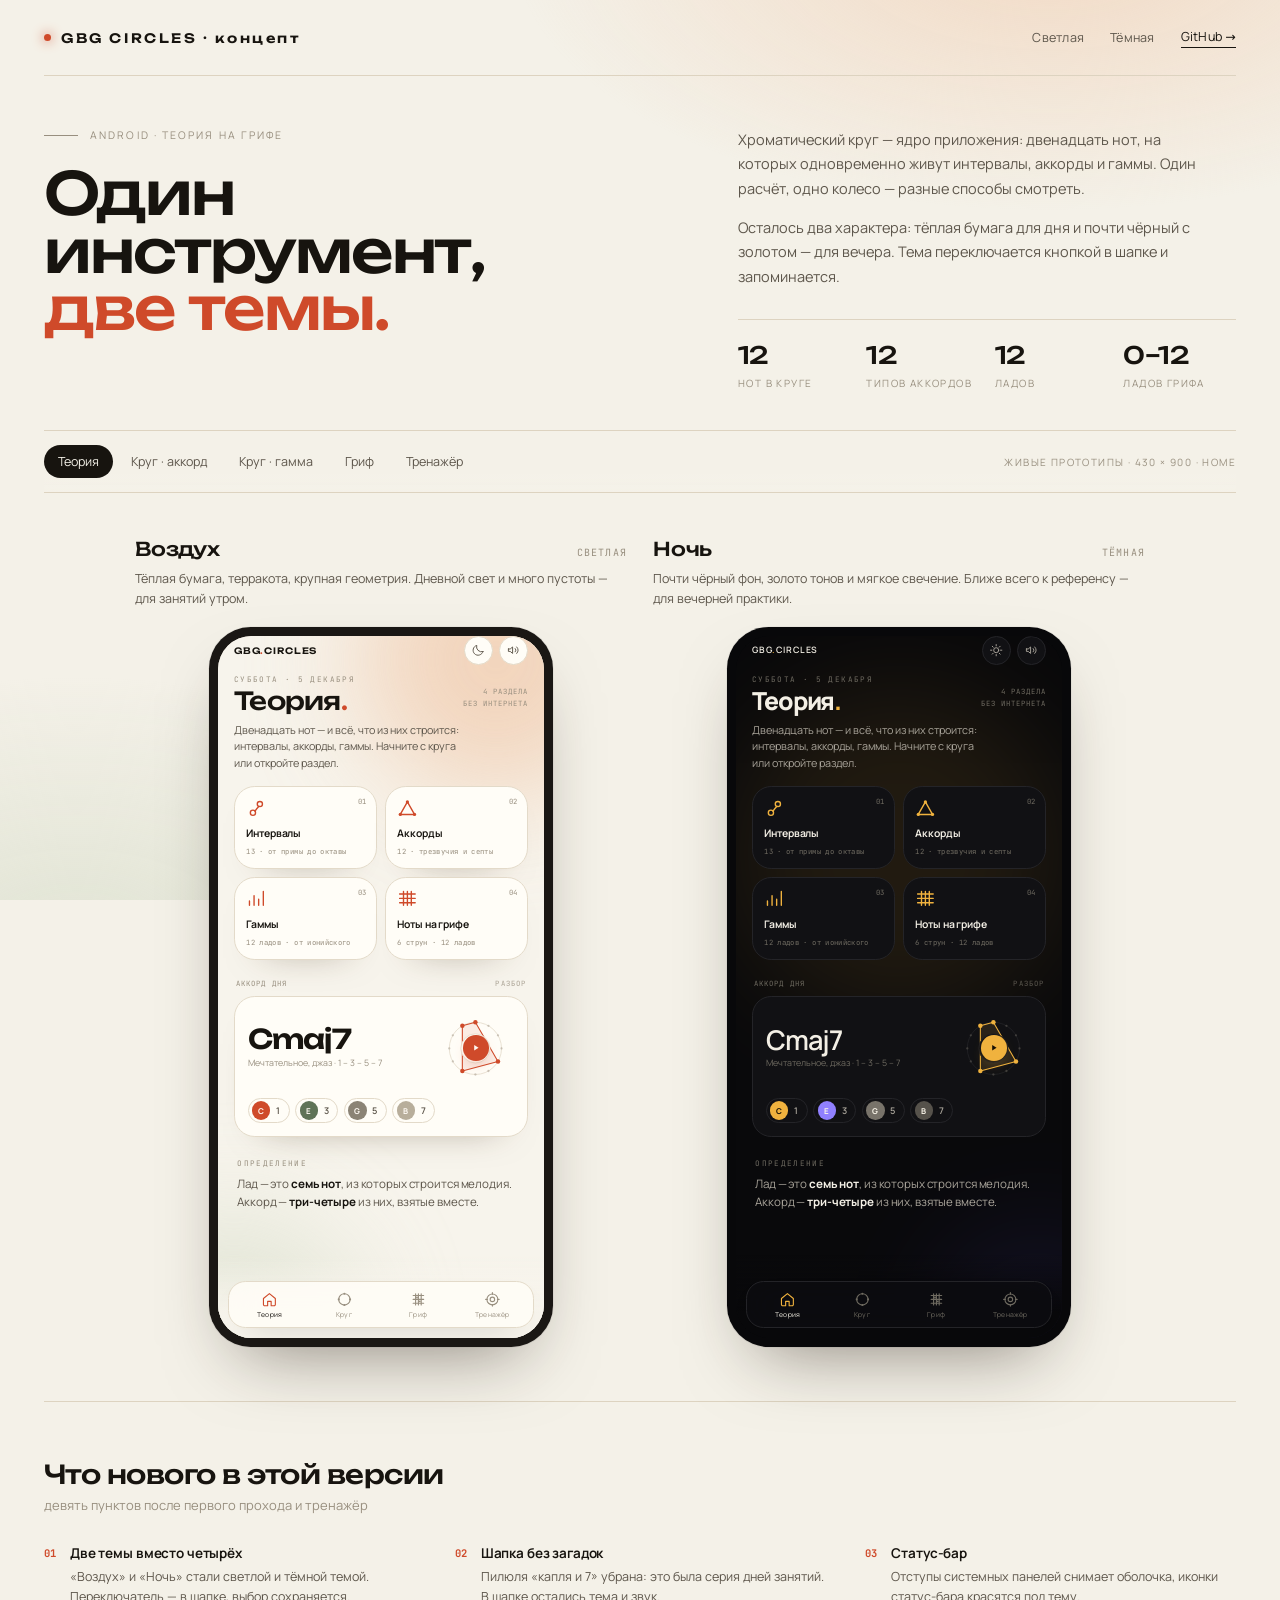
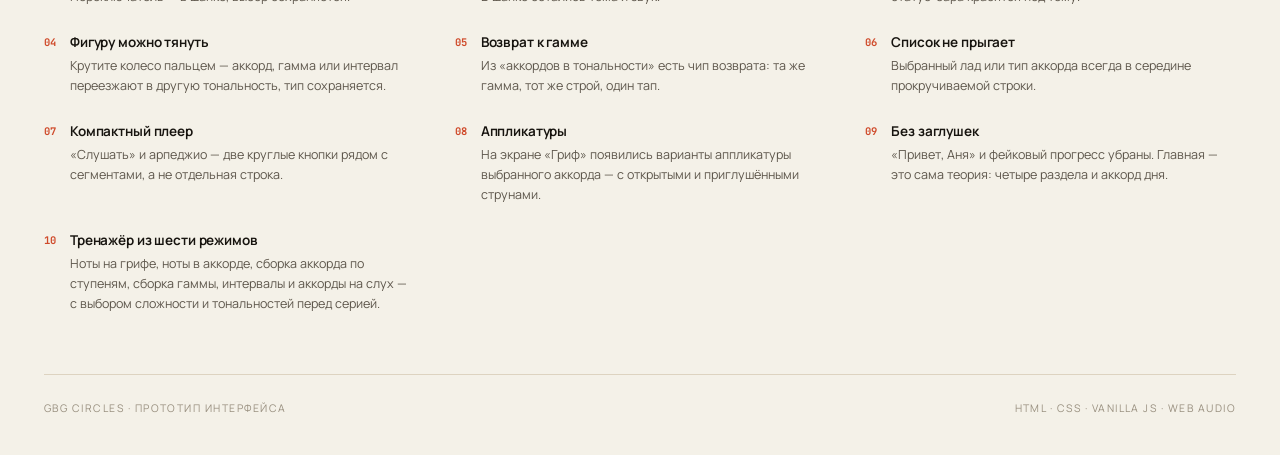
<file: index.html>
<!doctype html>
<html lang="ru">
<head>
<meta charset="utf-8">
<meta name="viewport" content="width=device-width, initial-scale=1">
<title>GBG CIRCLES — две темы, один инструмент</title>
<link rel="stylesheet" href="assets/fonts/fonts.css">
<style>
  :root{
    --paper:#f4f1e8; --paper-2:#efeade; --ink:#17140f; --ink-2:#5d564b; --ink-3:#988f7f;
    --line:#ddd3c0; --accent:#cf4a2a; --accent-2:#5f7357;
    --font:"Manrope",system-ui,sans-serif; --display:"Unbounded","Manrope",sans-serif;
  }
  *{box-sizing:border-box}
  html,body{margin:0}
  body{
    background:var(--paper); color:var(--ink); font-family:var(--font);
    -webkit-font-smoothing:antialiased;
  }
  body::before{
    content:""; position:fixed; inset:0; pointer-events:none; z-index:0;
    background:
      radial-gradient(60% 42% at 82% -6%, rgba(240,199,168,.55), transparent 70%),
      radial-gradient(52% 40% at 6% 104%, rgba(207,216,194,.5), transparent 72%);
  }
  .wrap{position:relative; z-index:1; max-width:1560px; margin:0 auto; padding:0 44px}

  /* ---------- top */
  .top{display:flex; align-items:center; justify-content:space-between; height:76px; border-bottom:1px solid var(--line)}
  .brand{display:flex; align-items:center; gap:10px; font-family:var(--display); font-size:13px; font-weight:600; letter-spacing:.2em}
  .brand i{width:7px; height:7px; border-radius:50%; background:var(--accent); box-shadow:0 0 12px var(--accent)}
  .top nav{display:flex; gap:26px; align-items:center; font-size:12.5px; letter-spacing:.02em}
  .top nav a{color:var(--ink-2); text-decoration:none; transition:color .2s}
  .top nav a:hover{color:var(--ink)}
  .top nav a.cta{color:var(--ink); border-bottom:1px solid var(--ink); padding-bottom:2px}

  /* ---------- hero */
  .hero{display:grid; grid-template-columns:minmax(0,1.12fr) minmax(0,.88fr); gap:60px; align-items:start; padding:52px 0 40px}
  .eyebrow{display:flex; align-items:center; gap:12px; font-size:10.5px; letter-spacing:.2em; text-transform:uppercase; color:var(--ink-3)}
  .eyebrow::before{content:""; width:34px; height:1px; background:var(--ink-3)}
  h1{
    margin:22px 0 0; font-family:var(--display); font-weight:500;
    font-size:clamp(44px,4.6vw,74px); line-height:.98; letter-spacing:-.035em;
  }
  h1 em{font-style:normal; color:var(--accent)}
  .hero p{font-size:14.5px; line-height:1.68; color:var(--ink-2); margin:0 0 15px; max-width:52ch}
  .facts{display:grid; grid-template-columns:repeat(4,1fr); gap:16px; margin-top:30px; padding-top:20px; border-top:1px solid var(--line)}
  .facts b{display:block; font-family:var(--display); font-size:24px; font-weight:500; letter-spacing:-.02em}
  .facts span{display:block; margin-top:6px; font-size:10px; letter-spacing:.14em; text-transform:uppercase; color:var(--ink-3)}

  /* ---------- switch */
  .switch{
    position:sticky; top:0; z-index:5; display:flex; align-items:center; justify-content:space-between;
    gap:20px; padding:14px 0; border-top:1px solid var(--line); border-bottom:1px solid var(--line);
    background:linear-gradient(var(--paper) 70%, rgba(244,241,232,.85));
    backdrop-filter:blur(10px);
  }
  .tabs{display:flex; gap:4px; flex-wrap:wrap}
  .tabs button, .themes button{
    font:inherit; font-size:12.5px; color:var(--ink-2); background:transparent; border:0;
    padding:8px 14px; border-radius:999px; cursor:pointer; transition:all .18s;
  }
  .tabs button:hover, .themes button:hover{color:var(--ink); background:rgba(0,0,0,.04)}
  .tabs button.on{background:var(--ink); color:var(--paper)}
  .hint{font-size:10px; letter-spacing:.14em; text-transform:uppercase; color:var(--ink-3)}

  /* ---------- gallery */
  .gallery{display:grid; grid-template-columns:1fr 1fr; gap:60px; max-width:1010px; margin:0 auto; padding:44px 0 10px; align-items:start}
  .col{display:flex; flex-direction:column; align-items:center}
  .col-head{display:flex; align-items:baseline; justify-content:space-between; width:100%; margin-bottom:8px}
  .col-head h2{margin:0; font-family:var(--display); font-size:19px; font-weight:500; letter-spacing:-.01em}
  .col-head span{font-family:"JetBrains Mono",monospace; font-size:10px; letter-spacing:.12em; text-transform:uppercase; color:var(--ink-3)}
  .col-desc{width:100%; min-height:44px; margin:0 0 14px; font-size:12.5px; line-height:1.6; color:var(--ink-2)}

  .phone{
    width:430px; height:900px; flex:none; border-radius:52px; padding:11px;
    background:#1a1714; box-shadow:0 40px 90px -40px rgba(40,30,20,.55), 0 0 0 1px rgba(0,0,0,.06);
    zoom:1;
  }
  .col.dark .phone{background:#08080a}
  .phone iframe{width:100%; height:100%; border:0; border-radius:42px; display:block; background:transparent}

  /* ---------- fixes */
  .fixes{padding:56px 0 20px; border-top:1px solid var(--line); margin-top:44px}
  .fixes h2{margin:0 0 6px; font-family:var(--display); font-size:26px; font-weight:500; letter-spacing:-.02em}
  .fixes .lead{font-size:13px; color:var(--ink-3); margin:0 0 30px}
  .fix-grid{display:grid; grid-template-columns:repeat(3,1fr); gap:26px 40px}
  .fix{display:flex; gap:14px; align-items:flex-start}
  .fix b{font-family:"JetBrains Mono",monospace; font-size:10.5px; color:var(--accent); padding-top:2px}
  .fix h3{margin:0 0 5px; font-size:13.5px; font-weight:650; letter-spacing:-.01em}
  .fix p{margin:0; font-size:12.5px; line-height:1.6; color:var(--ink-2)}
  .fix p.q{color:var(--ink-3)}

  footer{display:flex; justify-content:space-between; gap:20px; padding:26px 0 40px; margin-top:40px; border-top:1px solid var(--line); font-size:10.5px; letter-spacing:.14em; text-transform:uppercase; color:var(--ink-3)}

  @media (max-width:1420px){
    .gallery{gap:26px}
    .phone{zoom:.8}
  }
  @media (max-width:1180px){
    .hero{grid-template-columns:1fr; gap:26px}
    .gallery{grid-template-columns:1fr}
    .fix-grid{grid-template-columns:1fr 1fr}
  }
  @media (max-width:760px){
    .wrap{padding:0 20px}
    .phone{zoom:.62}
    .fix-grid{grid-template-columns:1fr}
    .facts{grid-template-columns:1fr 1fr}
  }
</style>
</head>
<body>
<div class="wrap">

  <header class="top">
    <div class="brand"><i></i>GBG CIRCLES · концепт</div>
    <nav>
      <a href="app.html?theme=air">Светлая</a>
      <a href="app.html?theme=night">Тёмная</a>
      <a class="cta" href="https://github.com/DDaaBBrrOO/gbg-circles" target="_blank" rel="noopener">GitHub →</a>
    </nav>
  </header>

  <section class="hero">
    <div>
      <div class="eyebrow">Android · теория на грифе</div>
      <h1>Один инструмент,<br><em>две темы.</em></h1>
    </div>
    <div>
      <p>Хроматический круг — ядро приложения: двенадцать нот, на которых одновременно живут интервалы, аккорды и гаммы. Один расчёт, одно колесо — разные способы смотреть.</p>
      <p>Осталось два характера: тёплая бумага для дня и почти чёрный с золотом — для вечера. Тема переключается кнопкой в шапке и запоминается.</p>
      <div class="facts">
        <div><b>12</b><span>нот в круге</span></div>
        <div><b>12</b><span>типов аккордов</span></div>
        <div><b>12</b><span>ладов</span></div>
        <div><b>0–12</b><span>ладов грифа</span></div>
      </div>
    </div>
  </section>

  <div class="switch">
    <div class="tabs" id="tabs">
      <button data-screen="home" class="on">Теория</button>
      <button data-screen="circle">Круг · аккорд</button>
      <button data-screen="scales">Круг · гамма</button>
      <button data-screen="neck">Гриф</button>
      <button data-screen="train">Тренажёр</button>
    </div>
    <div class="hint" id="hint">живые прототипы · 430 × 900</div>
  </div>

  <section class="gallery">
    <div class="col">
      <div class="col-head"><h2>Воздух</h2><span>светлая</span></div>
      <p class="col-desc">Тёплая бумага, терракота, крупная геометрия. Дневной свет и много пустоты — для занятий утром.</p>
      <div class="phone"><iframe id="frame-air" title="Светлая тема"></iframe></div>
    </div>
    <div class="col dark">
      <div class="col-head"><h2>Ночь</h2><span>тёмная</span></div>
      <p class="col-desc">Почти чёрный фон, золото тонов и мягкое свечение. Ближе всего к референсу — для вечерней практики.</p>
      <div class="phone"><iframe id="frame-night" title="Тёмная тема"></iframe></div>
    </div>
  </section>

  <section class="fixes">
    <h2>Что нового в этой версии</h2>
    <p class="lead">девять пунктов после первого прохода и тренажёр</p>
    <div class="fix-grid">
      <div class="fix"><b>01</b><div><h3>Две темы вместо четырёх</h3><p>«Воздух» и «Ночь» стали светлой и тёмной темой. Переключатель — в шапке, выбор сохраняется.</p></div></div>
      <div class="fix"><b>02</b><div><h3>Шапка без загадок</h3><p>Пилюля «капля и 7» убрана: это была серия дней занятий. В шапке остались тема и звук.</p></div></div>
      <div class="fix"><b>03</b><div><h3>Статус-бар</h3><p>Отступы системных панелей снимает оболочка, иконки статус-бара красятся под тему.</p></div></div>
      <div class="fix"><b>04</b><div><h3>Фигуру можно тянуть</h3><p>Крутите колесо пальцем — аккорд, гамма или интервал переезжают в другую тональность, тип сохраняется.</p></div></div>
      <div class="fix"><b>05</b><div><h3>Возврат к гамме</h3><p>Из «аккордов в тональности» есть чип возврата: та же гамма, тот же строй, один тап.</p></div></div>
      <div class="fix"><b>06</b><div><h3>Список не прыгает</h3><p>Выбранный лад или тип аккорда всегда в середине прокручиваемой строки.</p></div></div>
      <div class="fix"><b>07</b><div><h3>Компактный плеер</h3><p>«Слушать» и арпеджио — две круглые кнопки рядом с сегментами, а не отдельная строка.</p></div></div>
      <div class="fix"><b>08</b><div><h3>Аппликатуры</h3><p>На экране «Гриф» появились варианты аппликатуры выбранного аккорда — с открытыми и приглушёнными струнами.</p></div></div>
      <div class="fix"><b>09</b><div><h3>Без заглушек</h3><p>«Привет, Аня» и фейковый прогресс убраны. Главная — это сама теория: четыре раздела и аккорд дня.</p></div></div>
      <div class="fix"><b>10</b><div><h3>Тренажёр из шести режимов</h3><p>Ноты на грифе, ноты в аккорде, сборка аккорда по ступеням, сборка гаммы, интервалы и аккорды на слух — с выбором сложности и тональностей перед серией.</p></div></div>
    </div>
  </section>

  <footer>
    <span>GBG CIRCLES · прототип интерфейса</span>
    <span>HTML · CSS · vanilla JS · Web Audio</span>
  </footer>
</div>

<script>
  const SCREENS = {
    home:   "app.html?theme=%t",
    circle: "app.html?theme=%t&screen=circle&mode=chord",
    scales: "app.html?theme=%t&screen=circle&mode=scale",
    neck:   "app.html?theme=%t&screen=neck&mode=chord",
    train:  "app.html?theme=%t&screen=train&demo=answered"
  };

  const frames = {
    air: document.getElementById("frame-air"),
    night: document.getElementById("frame-night")
  };

  function setScreen(key) {
    const path = SCREENS[key] || SCREENS.home;
    frames.air.src = path.replace("%t", "air");
    frames.night.src = path.replace("%t", "night");
    document.querySelectorAll("#tabs button").forEach((b) => {
      b.classList.toggle("on", b.dataset.screen === key);
    });
    document.getElementById("hint").textContent = "живые прототипы · 430 × 900 · " + key;
  }

  document.getElementById("tabs").addEventListener("click", (e) => {
    const btn = e.target.closest("button[data-screen]");
    if (btn) setScreen(btn.dataset.screen);
  });

  const initial = new URLSearchParams(location.search).get("screen") || "home";
  document.querySelectorAll("#tabs button").forEach((b) => b.classList.toggle("on", b.dataset.screen === initial));
  setScreen(initial);
</script>
</body>
</html>
</file>
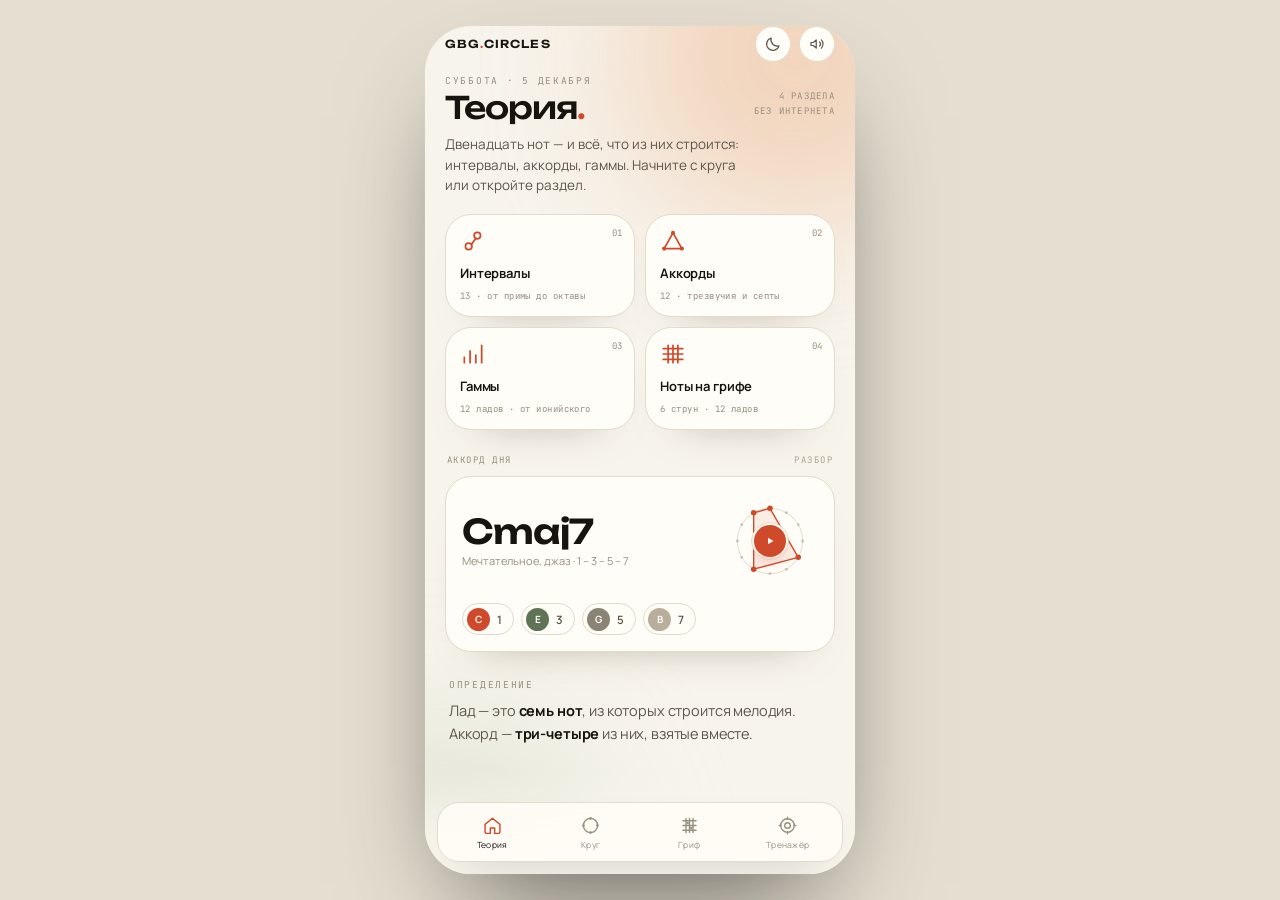
<file: app.html>
<!doctype html>
<html lang="ru">
<head>
<meta charset="utf-8">
<meta name="viewport" content="width=device-width, initial-scale=1, viewport-fit=cover">
<title>GBG CIRCLES — теория на грифе</title>
<link rel="stylesheet" href="assets/fonts/fonts.css">
<link rel="stylesheet" href="assets/app.css">
</head>
<body>
<div class="app" id="app">
<script>document.getElementById('app').dataset.theme = new URLSearchParams(location.search).get('theme') || 'air';</script>
  <div class="glow" aria-hidden="true"><span></span><span></span></div>

  <header class="topbar">
    <div class="brand">GBG<span class="brand-sep">.</span>CIRCLES</div>
    <div class="top-actions">
      <button class="icon-btn" id="themeBtn" aria-label="Светлая или тёмная тема" title="Тема"></button>
      <button class="icon-btn" id="soundBtn" aria-label="Включить или выключить звук"></button>
    </div>
  </header>

  <main class="screen" id="screen"></main>

  <div class="scrim" aria-hidden="true"></div>

  <div id="modal" class="modal-host" aria-live="polite"></div>

  <nav class="tabbar" aria-label="Разделы">
    <button class="tab" data-act="tab" data-tab="home">
      <svg viewBox="0 0 24 24" fill="none" stroke="currentColor" stroke-width="1.6" stroke-linecap="round" stroke-linejoin="round"><path d="M3.5 10.7 12 3.7l8.5 7v8.5a1.8 1.8 0 0 1-1.8 1.8h-4.2v-6.2h-5V21H5.3a1.8 1.8 0 0 1-1.8-1.8Z"/></svg>
      <span>Теория</span>
    </button>
    <button class="tab" data-act="tab" data-tab="circle">
      <svg viewBox="0 0 24 24" fill="none" stroke="currentColor" stroke-width="1.6"><circle cx="12" cy="12" r="8.1"/><circle cx="12" cy="3.9" r="1.5" fill="currentColor" stroke="none"/><circle cx="20.1" cy="12" r="1.5" fill="currentColor" stroke="none"/><circle cx="12" cy="20.1" r="1.5" fill="currentColor" stroke="none"/><circle cx="3.9" cy="12" r="1.5" fill="currentColor" stroke="none"/></svg>
      <span>Круг</span>
    </button>
    <button class="tab" data-act="tab" data-tab="neck">
      <svg viewBox="0 0 24 24" fill="none" stroke="currentColor" stroke-width="1.6" stroke-linecap="round"><path d="M4.5 6.5h15M4.5 12h15M4.5 17.5h15M8 4v16M12 4v16M16 4v16"/><circle cx="10" cy="9.2" r="1.35" fill="currentColor" stroke="none"/><circle cx="14" cy="14.8" r="1.35" fill="currentColor" stroke="none"/></svg>
      <span>Гриф</span>
    </button>
    <button class="tab" data-act="tab" data-tab="train">
      <svg viewBox="0 0 24 24" fill="none" stroke="currentColor" stroke-width="1.6"><circle cx="12" cy="12" r="7.8"/><circle cx="12" cy="12" r="3.2"/><path d="M12 2.4v2.4M12 19.2v2.4M2.4 12h2.4M19.2 12h2.4" stroke-linecap="round"/></svg>
      <span>Тренажёр</span>
    </button>
  </nav>
</div>
<script src="assets/app.js"></script>
</body>
</html>
</file>
<file: assets/fonts/fonts.css>
@font-face {
  font-family: "Unbounded";
  font-style: normal;
  font-weight: 200 900;
  font-display: swap;
  src: url("unbounded-cyr.woff2") format("woff2");
  unicode-range: U+0301, U+0400-045F, U+0490-0491, U+04B0-04B1, U+2116;
}

@font-face {
  font-family: "Unbounded";
  font-style: normal;
  font-weight: 200 900;
  font-display: swap;
  src: url("unbounded-lat.woff2") format("woff2");
  unicode-range: U+0000-00FF, U+0131, U+0152-0153, U+02BB-02BC, U+02C6, U+02DA, U+02DC, U+0304, U+0308, U+0329, U+2000-206F, U+20AC, U+2122, U+2191, U+2193, U+2212, U+2215, U+FEFF, U+FFFD;
}

@font-face {
  font-family: "Manrope";
  font-style: normal;
  font-weight: 200 800;
  font-display: swap;
  src: url("manrope-cyr.woff2") format("woff2");
  unicode-range: U+0301, U+0400-045F, U+0490-0491, U+04B0-04B1, U+2116;
}

@font-face {
  font-family: "Manrope";
  font-style: normal;
  font-weight: 200 800;
  font-display: swap;
  src: url("manrope-lat.woff2") format("woff2");
  unicode-range: U+0000-00FF, U+0131, U+0152-0153, U+02BB-02BC, U+02C6, U+02DA, U+02DC, U+0304, U+0308, U+0329, U+2000-206F, U+20AC, U+2122, U+2191, U+2193, U+2212, U+2215, U+FEFF, U+FFFD;
}

@font-face {
  font-family: "JetBrains Mono";
  font-style: normal;
  font-weight: 100 800;
  font-display: swap;
  src: url("jetbrains-mono-cyr.woff2") format("woff2");
  unicode-range: U+0301, U+0400-045F, U+0490-0491, U+04B0-04B1, U+2116;
}

@font-face {
  font-family: "JetBrains Mono";
  font-style: normal;
  font-weight: 100 800;
  font-display: swap;
  src: url("jetbrains-mono-lat.woff2") format("woff2");
  unicode-range: U+0000-00FF, U+0131, U+0152-0153, U+02BB-02BC, U+02C6, U+02DA, U+02DC, U+0304, U+0308, U+0329, U+2000-206F, U+20AC, U+2122, U+2191, U+2193, U+2212, U+2215, U+FEFF, U+FFFD;
}

@font-face {
  font-family: "Playfair Display";
  font-style: italic;
  font-weight: 400 900;
  font-display: swap;
  src: url("playfair-cyr-italic.woff2") format("woff2");
  unicode-range: U+0301, U+0400-045F, U+0490-0491, U+04B0-04B1, U+2116;
}

@font-face {
  font-family: "Playfair Display";
  font-style: italic;
  font-weight: 400 900;
  font-display: swap;
  src: url("playfair-lat-italic.woff2") format("woff2");
  unicode-range: U+0000-00FF, U+0131, U+0152-0153, U+02BB-02BC, U+02C6, U+02DA, U+02DC, U+0304, U+0308, U+0329, U+2000-206F, U+20AC, U+2122, U+2191, U+2193, U+2212, U+2215, U+FEFF, U+FFFD;
}

@font-face {
  font-family: "Playfair Display";
  font-style: normal;
  font-weight: 400 900;
  font-display: swap;
  src: url("playfair-cyr.woff2") format("woff2");
  unicode-range: U+0301, U+0400-045F, U+0490-0491, U+04B0-04B1, U+2116;
}

@font-face {
  font-family: "Playfair Display";
  font-style: normal;
  font-weight: 400 900;
  font-display: swap;
  src: url("playfair-lat.woff2") format("woff2");
  unicode-range: U+0000-00FF, U+0131, U+0152-0153, U+02BB-02BC, U+02C6, U+02DA, U+02DC, U+0304, U+0308, U+0329, U+2000-206F, U+20AC, U+2122, U+2191, U+2193, U+2212, U+2215, U+FEFF, U+FFFD;
}
</file>
<file: assets/app.css>
/* ============================================================
   ЛАД — прототип приложения для гитаристов
   Один интерфейс · четыре темы
   ============================================================ */

*, *::before, *::after { box-sizing: border-box; -webkit-tap-highlight-color: transparent; }
html, body { height: 100%; }
body {
  margin: 0;
  overflow: hidden;
  background: #0c0c0e;
  color: #15130f;
  font-family: "Manrope", "Segoe UI", system-ui, -apple-system, sans-serif;
  -webkit-font-smoothing: antialiased;
  text-rendering: optimizeLegibility;
}
button { font: inherit; color: inherit; background: none; border: 0; padding: 0; cursor: pointer; -webkit-tap-highlight-color: transparent; }
button:focus-visible, a:focus-visible { outline: 2px solid var(--accent); outline-offset: 3px; }
input { font: inherit; }
p { margin: 0; }
::selection { background: var(--accent); color: var(--accent-ink); }

/* ------------------------------------------------ app shell */
.app {
  position: relative;
  isolation: isolate;
  display: flex;
  flex-direction: column;
  width: 100%;
  max-width: 430px;
  height: 100%;
  max-height: 920px;
  margin: 0 auto;
  overflow: hidden;
  background: var(--bg);
  color: var(--ink);
}

@media (min-width: 760px) {
  body { display: grid; place-items: center; padding: 26px; background: var(--stage, #0c0c0e); }
  .app {
    height: min(900px, calc(100vh - 52px));
    border-radius: 46px;
    box-shadow: 0 50px 120px -40px rgba(0, 0, 0, .65), 0 0 0 1px rgba(255, 255, 255, .06);
  }
}

/* decorative light */
.glow { position: absolute; inset: 0; z-index: 0; overflow: hidden; pointer-events: none; }
.glow span { position: absolute; display: block; border-radius: 50%; filter: blur(70px); opacity: .55; }

.topbar, .screen, .tabbar { position: relative; z-index: 1; }

/* ------------------------------------------------ tokens */
.app[data-theme="air"] {
  --bg: #f7f4ec;
  --surface: #fffdf7;
  --surface-2: #f0eadc;
  --ink: #17140f;
  --ink-2: #5d564b;
  --ink-3: #988f7f;
  --line: #e3dac9;
  --line-2: #efe8da;
  --node: #fffdf7;
  --node-line: #e7dcca;
  --accent: #cf4a2a;
  --accent-ink: #fff7f1;
  --accent-2: #5f7357;
  --accent-fill: rgba(207, 74, 42, .09);
  --deg-5: #8b8375;
  --deg-7: #b8ae9b;
  --dot-ink: #fffaf4;
  --tab-bg: rgba(255, 253, 247, .86);
  --card-shadow: 0 22px 46px -38px rgba(70, 48, 24, .55);
  --radius: 26px;
  --font-display: "Unbounded", "Manrope", sans-serif;
  --stage: #e6dfd1;
}
.app[data-theme="night"] {
  --bg: #09090b;
  --surface: #111114;
  --surface-2: #17171b;
  --ink: #f3efe5;
  --ink-2: #a9a49a;
  --ink-3: #6f6b61;
  --line: #242428;
  --line-2: #2e2e34;
  --node: #141418;
  --node-line: #2b2b31;
  --accent: #f0b23e;
  --accent-ink: #171005;
  --accent-2: #9080ff;
  --accent-fill: rgba(240, 178, 62, .11);
  --deg-5: #78736a;
  --deg-7: #56524b;
  --dot-ink: #fbf6ea;
  --tab-bg: rgba(13, 13, 16, .82);
  --card-shadow: none;
  --radius: 24px;
  --font-display: "Manrope", sans-serif;
  --stage: #050506;
}
.app[data-theme="glass"] {
  --bg: #110d22;
  --surface: rgba(255, 255, 255, .065);
  --surface-2: rgba(255, 255, 255, .10);
  --ink: #f8f6ff;
  --ink-2: #c7bfe3;
  --ink-3: #8e85ad;
  --line: rgba(255, 255, 255, .14);
  --line-2: rgba(255, 255, 255, .09);
  --node: rgba(255, 255, 255, .06);
  --node-line: rgba(255, 255, 255, .13);
  --accent: #79e3c0;
  --accent-ink: #062a21;
  --accent-2: #b8a2ff;
  --accent-fill: rgba(121, 227, 192, .12);
  --deg-5: #5d5580;
  --deg-7: #453f60;
  --dot-ink: #07271f;
  --tab-bg: rgba(26, 20, 48, .55);
  --card-shadow: inset 0 1px 0 rgba(255, 255, 255, .10), 0 18px 40px -30px rgba(0, 0, 0, .8);
  --radius: 26px;
  --font-display: "Unbounded", "Manrope", sans-serif;
  --stage: #090614;
}
.app[data-theme="score"] {
  --bg: #f0e9da;
  --surface: #f9f4e7;
  --surface-2: #e8dfcc;
  --ink: #211d17;
  --ink-2: #5e5545;
  --ink-3: #948a76;
  --line: #d6cbb6;
  --line-2: #e4dbc9;
  --node: #f7f1e3;
  --node-line: #d8ccb7;
  --accent: #8b2e22;
  --accent-ink: #fbf4e6;
  --accent-2: #2e4a39;
  --accent-fill: rgba(139, 46, 34, .08);
  --deg-5: #7b7059;
  --deg-7: #a79b83;
  --dot-ink: #fbf5e8;
  --tab-bg: rgba(240, 233, 218, .95);
  --card-shadow: 0 1px 0 rgba(255, 255, 255, .7) inset, 0 12px 30px -28px rgba(60, 45, 25, .6);
  --radius: 8px;
  --font-display: "Playfair Display", Georgia, serif;
  --stage: #d9d0bd;
}

/* stage behind the phone frame (desktop) */
body[data-theme="air"] { background: #e6dfd1; }
body[data-theme="night"] { background: #050506; }
body[data-theme="glass"] { background: #090614; }
body[data-theme="score"] { background: #d9d0bd; }

/* theme atmospheres */
.app[data-theme="air"] .glow span:nth-child(1) { width: 340px; height: 340px; top: -140px; right: -110px; background: #f0c7a8; opacity: .7; }
.app[data-theme="air"] .glow span:nth-child(2) { width: 300px; height: 300px; bottom: -150px; left: -130px; background: #cfd8c2; opacity: .55; }
.app[data-theme="night"] .glow span:nth-child(1) { width: 420px; height: 420px; top: 60px; left: 50%; transform: translateX(-50%); background: #f0b23e; opacity: .10; }
.app[data-theme="night"] .glow span:nth-child(2) { width: 260px; height: 260px; bottom: -120px; right: -100px; background: #6b5cff; opacity: .10; }
.app[data-theme="glass"] { background: radial-gradient(120% 80% at 12% 0%, #2b1d55 0%, transparent 62%), radial-gradient(100% 70% at 92% 16%, #103c43 0%, transparent 58%), radial-gradient(130% 90% at 50% 112%, #241a46 0%, transparent 62%), #100c1f; }
.app[data-theme="glass"] .glow span:nth-child(1) { width: 320px; height: 320px; top: -100px; left: -80px; background: #7a4dff; opacity: .35; }
.app[data-theme="glass"] .glow span:nth-child(2) { width: 300px; height: 300px; bottom: -110px; right: -90px; background: #25b39a; opacity: .28; }
.app[data-theme="score"]::before {
  content: ""; position: absolute; inset: 0; z-index: 0; pointer-events: none;
  background-image: repeating-linear-gradient(to bottom, transparent 0 27px, rgba(70, 50, 30, .035) 27px 28px);
}
.app[data-theme="score"] .glow { display: none; }

/* ------------------------------------------------ top bar */
.topbar {
  display: flex; align-items: center; justify-content: space-between;
  gap: 12px; padding: 0 20px 0; min-height: 34px;
}
.brand {
  display: block; white-space: nowrap;
  font-family: var(--font-display); font-size: 11px; font-weight: 600;
  letter-spacing: .1em;
}
.brand-dot { width: 7px; height: 7px; border-radius: 50%; background: var(--accent); box-shadow: 0 0 12px var(--accent); }
.brand-sep { color: var(--accent); margin: 0 -.02em; }
[data-theme="score"] .brand { font-family: "Playfair Display", serif; font-weight: 600; letter-spacing: .1em; font-size: 16px; }
[data-theme="score"] .brand-dot { border-radius: 0; transform: rotate(45deg); width: 6px; height: 6px; }
.top-actions { display: flex; align-items: center; gap: 8px; }
.streak {
  display: flex; align-items: center; gap: 5px;
  height: 34px; padding: 0 11px; border-radius: 999px;
  border: 1px solid var(--line); color: var(--ink-2);
  font-family: "JetBrains Mono", monospace; font-size: 11px;
  background: var(--surface);
}
.streak svg { color: var(--accent); }
.icon-btn {
  width: 36px; height: 36px; border-radius: 50%;
  display: grid; place-items: center;
  border: 1px solid var(--line); color: var(--ink-2);
  background: var(--surface);
  transition: color .2s, border-color .2s;
}
.icon-btn:hover { color: var(--ink); }
[data-theme="glass"] .icon-btn, [data-theme="glass"] .streak { backdrop-filter: blur(14px); }

/* ------------------------------------------------ screen */
.screen {
  flex: 1;
  overflow-y: auto;
  overflow-x: hidden;
  padding: 4px 20px 116px;
  scrollbar-width: none;
  overscroll-behavior: contain;
}
.screen::-webkit-scrollbar { display: none; }

.shead { display: flex; align-items: flex-end; justify-content: space-between; gap: 12px; margin: 8px 0 16px; }
.shead h1 {
  margin: 5px 0 0;
  font-family: var(--font-display);
  font-size: 31px; font-weight: 500; line-height: 1.02; letter-spacing: -.03em;
  color: var(--ink);
}
[data-theme="night"] .shead h1 { font-weight: 800; letter-spacing: -.045em; }
[data-theme="score"] .shead h1 { font-size: 37px; font-weight: 500; letter-spacing: -.01em; }
.shead .meta {
  font-family: "JetBrains Mono", monospace; font-size: 9px;
  letter-spacing: .14em; text-transform: uppercase; color: var(--ink-3);
  text-align: right; padding-bottom: 4px; line-height: 1.7;
}
.kicker {
  font-family: "JetBrains Mono", monospace; font-size: 9.5px;
  letter-spacing: .18em; text-transform: uppercase; color: var(--ink-3);
}
.lead { margin: -6px 0 18px; font-size: 13.5px; line-height: 1.55; color: var(--ink-2); max-width: 300px; }
.dot-accent { color: var(--accent); }
.mono { font-family: "JetBrains Mono", monospace; font-size: 9.5px; letter-spacing: .08em; color: var(--ink-3); }

.slabel {
  display: flex; align-items: center; justify-content: space-between;
  margin: 24px 2px 10px;
  font-family: "JetBrains Mono", monospace; font-size: 9px;
  letter-spacing: .16em; text-transform: uppercase; color: var(--ink-3);
}
.slabel span:last-child { color: var(--ink-3); opacity: .8; }

/* ------------------------------------------------ primitives */
.card {
  background: var(--surface);
  border: 1px solid var(--line);
  border-radius: var(--radius);
  box-shadow: var(--card-shadow);
}
[data-theme="glass"] .card { backdrop-filter: blur(18px) saturate(130%); }

.seg {
  display: flex; gap: 3px; padding: 4px;
  background: var(--surface-2);
  border-radius: 999px;
  border: 1px solid transparent;
}
[data-theme="glass"] .seg { border-color: var(--line); backdrop-filter: blur(14px); }
.seg button {
  flex: 1; height: 34px; border-radius: 999px;
  font-size: 11.5px; font-weight: 600; color: var(--ink-3);
  transition: background .25s ease, color .25s ease;
}
.seg button.on { background: var(--surface); color: var(--ink); box-shadow: 0 2px 10px -4px rgba(0, 0, 0, .3); }
[data-theme="night"] .seg button.on { background: var(--accent); color: var(--accent-ink); }
[data-theme="glass"] .seg button.on { background: rgba(255, 255, 255, .12); color: var(--ink); }
[data-theme="score"] .seg { border-radius: 4px; background: transparent; border: 1px solid var(--line); padding: 3px; }
[data-theme="score"] .seg button { border-radius: 2px; font-family: "JetBrains Mono", monospace; font-size: 10px; letter-spacing: .08em; text-transform: uppercase; }
[data-theme="score"] .seg button.on { background: var(--ink); color: var(--bg); }

.btn-primary {
  display: inline-flex; align-items: center; justify-content: center; gap: 10px;
  height: 52px; padding: 0 22px; border-radius: 16px;
  background: var(--accent); color: var(--accent-ink);
  font-weight: 700; font-size: 13.5px;
  box-shadow: 0 16px 30px -18px var(--accent);
  transition: transform .18s ease, box-shadow .18s ease;
}
.btn-primary:active { transform: scale(.985); }
[data-theme="score"] .btn-primary { border-radius: 3px; font-family: "JetBrains Mono", monospace; font-size: 11px; letter-spacing: .12em; text-transform: uppercase; }
[data-theme="glass"] .btn-primary { background: linear-gradient(135deg, #8ff0d1, #6ad3c4); }
.btn-sm {
  height: 36px; padding: 0 15px; border-radius: 999px;
  background: var(--ink); color: var(--bg);
  font-size: 11.5px; font-weight: 700;
}
[data-theme="score"] .btn-sm { border-radius: 3px; font-family: "JetBrains Mono", monospace; font-size: 10px; letter-spacing: .06em; }

/* ------------------------------------------------ home */
.hero { padding: 18px 18px 16px; margin-top: 4px; }
.hero-top { display: flex; justify-content: space-between; align-items: center; }
.hero-title { margin: 10px 0 12px; font-family: var(--font-display); font-size: 20px; font-weight: 500; letter-spacing: -.02em; line-height: 1.15; }
[data-theme="night"] .hero-title { font-weight: 700; }
[data-theme="score"] .hero-title { font-size: 24px; }
.bar { height: 4px; border-radius: 99px; background: var(--surface-2); overflow: hidden; }
.bar i { display: block; height: 100%; border-radius: 99px; background: var(--accent); }
.hero-foot { display: flex; align-items: center; justify-content: space-between; gap: 10px; margin-top: 14px; }
.hero-foot span { font-family: "JetBrains Mono", monospace; font-size: 9.5px; color: var(--ink-3); letter-spacing: .04em; }

.mod-grid { display: grid; grid-template-columns: 1fr 1fr; gap: 10px; }
.mod {
  position: relative; overflow: hidden;
  padding: 13px 14px 12px; min-height: 96px;
  display: flex; flex-direction: column; justify-content: space-between;
  text-align: left;
  background: var(--surface); border: 1px solid var(--line); border-radius: var(--radius);
  box-shadow: var(--card-shadow);
  transition: transform .2s ease, border-color .2s ease;
}
.mod:hover { transform: translateY(-2px); border-color: var(--ink-3); }
[data-theme="glass"] .mod { backdrop-filter: blur(18px); }
.mod svg { color: var(--accent); }
.mod-name { display: block; font-size: 13px; font-weight: 650; letter-spacing: -.01em; margin-top: 10px; }
.mod-count { font-family: "JetBrains Mono", monospace; font-size: 9px; color: var(--ink-3); letter-spacing: .05em; margin-top: 3px; }
.mod .corner { position: absolute; top: 12px; right: 12px; font-family: "JetBrains Mono", monospace; font-size: 9px; color: var(--ink-3); }

.chord-day { padding: 16px; display: flex; flex-direction: column; gap: 14px; }
.chord-day-top { display: flex; align-items: center; justify-content: space-between; gap: 12px; }
.chord-day-info { min-width: 0; }
.chord-day .sym { font-family: var(--font-display); font-size: 34px; font-weight: 600; letter-spacing: -.03em; line-height: 1; }
[data-theme="score"] .chord-day .sym { font-weight: 500; }
.chord-day .feel { font-size: 11px; color: var(--ink-3); margin-top: 5px; line-height: 1.45; }

.mw-btn { position: relative; flex: none; display: grid; place-items: center; width: 96px; height: 96px; border-radius: 50%; transition: transform .2s ease; }
.mw-btn:active { transform: scale(.96); }
.mw-btn-ic {
  position: absolute; display: grid; place-items: center;
  width: 32px; height: 32px; border-radius: 50%;
  background: var(--accent); color: var(--accent-ink);
  box-shadow: 0 8px 18px -10px var(--accent);
}
.mw-btn-ic svg { width: 12px; height: 12px; }
.mini-wheel { display: block; overflow: visible; }
.mw-rail { fill: none; stroke: var(--line); stroke-width: 1; }
.mw-poly { fill: var(--accent-fill); stroke: var(--accent); stroke-width: 1.4; stroke-linejoin: round; }
.mw-core { fill: var(--surface); stroke: var(--line); stroke-width: 1; }
.mw-dot { fill: var(--ink-3); opacity: .45; }
.mw-dot.is-on { fill: var(--accent); opacity: 1; }
.note-row { display: flex; gap: 7px; flex-wrap: wrap; }
.note-chip {
  display: flex; align-items: center; gap: 7px;
  height: 32px; padding: 0 11px 0 4px;
  border: 1px solid var(--line); border-radius: 999px;
  background: transparent; color: var(--ink-2);
  font-size: 11.5px; font-weight: 600;
}
.note-chip b {
  width: 23px; height: 23px; border-radius: 50%;
  display: grid; place-items: center;
  background: var(--accent); color: var(--accent-ink);
  font-size: 10px; font-weight: 700;
}
.note-chip.is-third b { background: var(--accent-2); color: var(--dot-ink); }
.note-chip.is-fifth b { background: var(--deg-5); color: var(--dot-ink); }
.note-chip.is-seventh b { background: var(--deg-7); color: var(--dot-ink); }

/* ------------------------------------------------ circle */
.wheel-wrap {
  position: relative; width: min(100%, 330px); margin: 2px auto 0; aspect-ratio: 1;
  touch-action: pan-y; cursor: grab; user-select: none; -webkit-user-select: none;
}
body.is-dragging .wheel-wrap { cursor: grabbing; }
body.is-dragging { overscroll-behavior: none; }
.wheel-wrap svg {
  display: block; width: 100%; height: 100%; overflow: visible;
  /* жесты ловим только внутри круга: в углах квадрата проходит обычный скролл */
  clip-path: circle(50% at 50% 50%);
  touch-action: none;
}
.wheel-center { position: absolute; inset: 0; display: grid; place-content: center; text-align: center; pointer-events: none; }
.wheel-center > * { max-width: 120px; margin-left: auto; margin-right: auto; }
.wheel-sym {
  font-family: var(--font-display); font-size: 33px; font-weight: 500;
  letter-spacing: -.04em; line-height: 1; color: var(--ink);
}
[data-theme="night"] .wheel-sym { font-weight: 700; }
[data-theme="glass"] .wheel-sym { font-weight: 300; }
.wheel-sub {
  margin-top: 8px;
  font-family: "JetBrains Mono", monospace; font-size: 8px;
  letter-spacing: .14em; text-transform: uppercase; color: var(--ink-3);
  line-height: 1.5;
}
.wheel-name { margin-top: 5px; font-size: 10px; line-height: 1.35; color: var(--ink-2); letter-spacing: .01em; }

.wheel text { font-family: "Manrope", sans-serif; }
.wnode { cursor: pointer; }
.wnode .base { fill: var(--node); stroke: var(--node-line); stroke-width: 1; transition: fill .25s ease, stroke .25s ease, transform .16s ease; transform-box: fill-box; transform-origin: center; }
.wnode .halo { fill: var(--accent); opacity: 0; transition: opacity .3s ease; }
/* нажатие: мягкое увеличение и янтарная обводка вместо системного квадрата */
.wnode.is-press .base { transform: scale(1.13); stroke: var(--accent); stroke-width: 1.6; }
.wnode.is-press .halo { opacity: .26; }
.wnode:focus { outline: none; }
.wnode:focus-visible .base { stroke: var(--accent); stroke-width: 2; }
.wnode .lbl { fill: var(--ink-2); font-size: 11px; font-weight: 600; letter-spacing: -.02em; }
.wnode .sol { fill: var(--ink-3); font-size: 5.6px; letter-spacing: .02em; opacity: .6; transition: opacity .2s ease, fill .2s ease; }
.wnode.is-on .base { fill: var(--accent); stroke: var(--accent); }
.wnode.is-on .lbl { fill: var(--accent-ink); }
.wnode.is-on .sol { fill: var(--accent-ink); opacity: .8; font-size: 6.6px; font-weight: 700; }
.wnode.is-on .halo { opacity: .14; }
.wnode.is-root .base { stroke: var(--bg); stroke-width: 2; }
.wnode.is-root .lbl { font-weight: 800; }
.wnode.is-dim .base { opacity: .5; }
.wnode.is-dim .lbl { opacity: .55; }
.wnode:hover .base { stroke: var(--accent); }
.wheel .poly { fill: var(--accent-fill); stroke: var(--accent); stroke-width: 1.4; stroke-linejoin: round; }
.wheel .rail { fill: none; stroke: var(--line); stroke-width: 1; }
.wheel .rail-soft { fill: none; stroke: var(--line); stroke-width: 1; opacity: .45; }
.wheel .tick { stroke: var(--line); stroke-width: 1; opacity: .8; }
.wheel .arc { fill: none; stroke: var(--accent); stroke-width: 2; stroke-linecap: round; }
.wheel .arc-label { font-family: "JetBrains Mono", monospace; font-size: 8.5px; fill: var(--ink); }
.wheel .deg { font-family: "JetBrains Mono", monospace; font-size: 6.5px; fill: var(--ink-3); }
.wheel .deg-strong { fill: var(--accent); font-weight: 600; }
.wheel .disc { fill: var(--bg); opacity: .94; }

.play-row { display: flex; gap: 9px; margin-top: 14px; }
.play-row .btn-primary { flex: 1; }
.btn-square { width: 52px; height: 52px; border-radius: 16px; border: 1px solid var(--line); display: grid; place-items: center; color: var(--ink-2); background: var(--surface); transition: background .18s, color .18s, border-color .18s; }
.btn-square:hover { color: var(--ink); border-color: var(--ink-3); }
.btn-square.on { background: var(--accent); border-color: var(--accent); color: var(--accent-ink); }
[data-theme="score"] .btn-square { border-radius: 3px; }

/* строка управления кругом: сегменты + две круглые кнопки */
.circle-bar { display: flex; align-items: center; gap: 8px; margin: 0 0 12px; }
.circle-bar .seg { flex: 1; min-width: 0; }
.round-btn {
  width: 44px; height: 44px; flex: none; border-radius: 50%;
  display: grid; place-items: center;
  border: 1px solid var(--line); background: var(--surface); color: var(--ink-2);
  transition: transform .16s ease, background .16s ease, color .16s ease, border-color .16s ease;
}
.round-btn svg { width: 17px; height: 17px; }
.round-btn:active { transform: scale(.93); }
.round-btn.on { background: var(--ink); border-color: var(--ink); color: var(--bg); }
.circle-bar .round-btn[data-act="play"] {
  background: var(--accent); border-color: transparent; color: var(--accent-ink);
  box-shadow: 0 12px 24px -16px var(--accent);
}
[data-theme="score"] .round-btn { border-radius: 3px; }

/* возврат к гамме после «аккордов в тональности» */
.back-chip {
  display: inline-flex; align-items: center; gap: 7px;
  height: 30px; padding: 0 13px 0 8px; margin: 0 0 10px;
  border-radius: 999px; border: 1px solid var(--line); background: var(--surface);
  color: var(--ink); font-size: 11.5px; font-weight: 650; letter-spacing: -.01em;
}
.back-chip svg { width: 15px; height: 15px; color: var(--ink-3); }
[data-theme="score"] .back-chip { border-radius: 3px; }

.wheel-hint { text-align: center; font-size: 11px; line-height: 1.4; color: var(--ink-3); margin: 2px 0 0; }

.controls { margin-top: 16px; padding: 16px; display: flex; flex-direction: column; gap: 16px; }
.ctl-head { display: flex; align-items: center; justify-content: space-between; margin-bottom: 9px; }
.ctl-head span:first-child { font-family: "JetBrains Mono", monospace; font-size: 9px; letter-spacing: .14em; text-transform: uppercase; color: var(--ink-3); }
.ctl-head span:last-child { font-size: 11px; color: var(--ink-2); font-weight: 600; }

.root-grid { display: grid; grid-template-columns: repeat(6, 1fr); gap: 6px; }
.root-btn {
  height: 33px; border-radius: 10px; border: 1px solid var(--line);
  font-size: 11px; font-weight: 600; color: var(--ink-2);
  display: grid; place-items: center;
  transition: background .18s, color .18s, border-color .18s;
}
.root-btn:hover { border-color: var(--ink-3); }
.root-btn.on { background: var(--accent); border-color: var(--accent); color: var(--accent-ink); }
[data-theme="score"] .root-btn { border-radius: 2px; font-family: "JetBrains Mono", monospace; font-size: 10px; }

.chips { display: flex; gap: 6px; overflow-x: auto; padding: 1px 0 3px; scrollbar-width: none; margin: 0 -2px; }
.chips::-webkit-scrollbar { display: none; }
.chip {
  flex: none; height: 33px; padding: 0 13px; border-radius: 999px;
  border: 1px solid var(--line); color: var(--ink-2);
  font-size: 11.5px; font-weight: 600; white-space: nowrap;
  transition: background .18s, color .18s, border-color .18s;
}
.chip.on { background: var(--ink); border-color: var(--ink); color: var(--bg); }
.chip.is-static { display: inline-flex; align-items: center; border-style: dashed; color: var(--ink-2); cursor: default; }
[data-theme="night"] .chip.on { background: var(--accent); border-color: var(--accent); color: var(--accent-ink); }
[data-theme="glass"] .chip.on { background: var(--accent); border-color: var(--accent); color: var(--accent-ink); }
[data-theme="score"] .chip { border-radius: 3px; font-family: "JetBrains Mono", monospace; font-size: 9.5px; letter-spacing: .04em; text-transform: uppercase; }
[data-theme="score"] .chip.on { background: var(--ink); color: var(--bg); }

.inversion { display: flex; gap: 5px; }
.inversion button {
  flex: 1; height: 32px; border-radius: 9px; border: 1px solid var(--line);
  font-size: 10.5px; color: var(--ink-3); font-weight: 600;
}
.inversion button.on { border-color: var(--ink); color: var(--ink); }

/* interval slider */
.slider-block { padding-top: 2px; }
.slider-top { display: flex; align-items: baseline; justify-content: space-between; margin-bottom: 12px; }
.slider-top b { font-family: var(--font-display); font-size: 22px; font-weight: 500; letter-spacing: -.02em; }
[data-theme="night"] .slider-top b { font-weight: 700; }
.slider-top span { font-family: "JetBrains Mono", monospace; font-size: 9px; color: var(--ink-3); letter-spacing: .1em; text-transform: uppercase; }
input[type="range"] {
  -webkit-appearance: none; appearance: none; width: 100%; height: 26px; background: transparent; margin: 0;
}
input[type="range"]::-webkit-slider-runnable-track {
  height: 3px; border-radius: 99px;
  background: linear-gradient(to right, var(--accent) var(--fill, 50%), var(--line) var(--fill, 50%));
}
input[type="range"]::-webkit-slider-thumb {
  -webkit-appearance: none; appearance: none;
  width: 22px; height: 22px; margin-top: -9.5px; border-radius: 50%;
  background: var(--bg); border: 2px solid var(--accent);
  box-shadow: 0 4px 12px -4px rgba(0, 0, 0, .4);
}
input[type="range"]::-moz-range-track { height: 3px; background: var(--line); border-radius: 99px; }
input[type="range"]::-moz-range-progress { height: 3px; background: var(--accent); border-radius: 99px; }
input[type="range"]::-moz-range-thumb { width: 18px; height: 18px; border-radius: 50%; background: var(--bg); border: 2px solid var(--accent); }
.scale-marks { position: relative; height: 13px; margin-top: 4px; font-family: "JetBrains Mono", monospace; font-size: 7.5px; color: var(--ink-3); letter-spacing: .02em; }
.scale-marks span { position: absolute; transform: translateX(-50%); white-space: nowrap; }

.harmony { margin-top: 16px; }
.harmony-row { display: flex; gap: 6px; overflow-x: auto; padding-bottom: 3px; scrollbar-width: none; }
.harmony-row::-webkit-scrollbar { display: none; }
.harmony-row button {
  flex: none; min-width: 54px; padding: 9px 10px; border-radius: 12px;
  border: 1px solid var(--line); display: flex; flex-direction: column; gap: 3px; align-items: flex-start;
  background: var(--surface);
}
.harmony-row .rn { font-family: "JetBrains Mono", monospace; font-size: 8px; color: var(--ink-3); letter-spacing: .08em; }
.harmony-row .ch { font-size: 12px; font-weight: 700; color: var(--ink); }
[data-theme="score"] .harmony-row button { border-radius: 2px; }

/* ------------------------------------------------ neck */
.neck-card { padding: 12px 8px 6px; overflow: hidden; touch-action: pan-y; }
.neck-card > svg { display: block; width: 100%; height: auto; }
.neck-card > svg.neck-flip { animation: neck-flip .26s ease-out; }
@keyframes neck-flip { from { opacity: .25; transform: translateX(var(--dir, 26px)); } to { opacity: 1; transform: none; } }
.screen, .screen * { touch-action: pan-y; }
.chips { touch-action: pan-y; }
.chips.is-scrollable, .chips.is-scrollable * { touch-action: pan-x pan-y; }
.circle-bar, .wheel-hint { touch-action: pan-y; }
.wheel-wrap > svg.circle-slide { animation: circle-slide .28s cubic-bezier(.22, .61, .36, 1); }
@keyframes circle-slide { from { opacity: .3; transform: translateX(var(--dir, 24px)); } to { opacity: 1; transform: none; } }
.label-chips { margin-top: 10px; }
.legend em { font-style: normal; color: var(--ink-3); opacity: .8; }
.fb-string { stroke: var(--line); }
.fb-fret { stroke: var(--line); stroke-width: 1; opacity: .9; }
.fb-nut { stroke: var(--ink-2); stroke-width: 4; stroke-linecap: round; }
.fb-fretnum { font-family: "JetBrains Mono", monospace; font-size: 6px; fill: var(--ink-3); }
.fb-muted { font-family: "JetBrains Mono", monospace; font-size: 12px; fill: var(--ink-3); }
.fb-string-name { font-family: "JetBrains Mono", monospace; font-size: 7px; fill: var(--ink-3); }
.fb-inlay { fill: var(--line); opacity: .85; }
.fb-dot text { font-family: "Manrope", sans-serif; font-size: 6.6px; font-weight: 700; fill: var(--dot-ink); }
.fb-dot .ring { fill: none; stroke: var(--bg); stroke-width: 1.4; opacity: .9; }
.fb-dot.d1 circle.fill { fill: var(--accent); }
.fb-dot.d2 circle.fill { fill: var(--accent-2); }
.fb-dot.d3 circle.fill { fill: var(--deg-5); }
.fb-dot.d4 circle.fill { fill: var(--deg-7); }
.fb-dot.dim { opacity: .42; }
.fb-hit { fill: transparent; cursor: pointer; outline: none; -webkit-tap-highlight-color: transparent; }
@media (hover: hover) { .fb-hit:hover { fill: var(--accent); opacity: .08; } }
.fb-col-hint { fill: var(--accent-fill); }

.legend { display: flex; flex-wrap: wrap; gap: 12px; margin-top: 14px; padding: 0 4px; }
.legend span { display: flex; align-items: center; gap: 6px; font-size: 10.5px; color: var(--ink-3); }
.legend i { width: 8px; height: 8px; border-radius: 50%; display: block; }

/* короткое определение внизу главной */
.pull { margin: 26px 4px 0; }.pull .kicker { margin-bottom: 9px; }
.pull p { margin: 0; font-size: 14.5px; line-height: 1.55; letter-spacing: -.01em; color: var(--ink-2); }
.pull b { color: var(--ink); font-weight: 700; }
[data-theme="score"] .pull p { font-family: "Playfair Display", serif; font-size: 16px; }

/* аппликатуры */
.shapes { display: grid; grid-template-columns: repeat(4, 1fr); gap: 7px; }
.shape {
  display: flex; flex-direction: column; align-items: center; gap: 2px;
  padding: 10px 4px 8px; border: 1px solid var(--line); border-radius: 14px;
  background: var(--surface); transition: transform .16s ease, border-color .16s ease;
}
.shape:active { transform: scale(.97); border-color: var(--ink-3); }
.shape-svg { width: 100%; height: auto; display: block; }
.sh-fret { stroke: var(--line); stroke-width: .7; }
.sh-str { stroke: var(--ink-3); opacity: .5; }
.sh-nut { stroke: var(--ink-2); stroke-width: 2.2; stroke-linecap: round; }
.sh-dot { fill: var(--accent); }
.sh-open { fill: none; stroke: var(--ink-2); stroke-width: 1; }
.sh-mute { stroke: var(--ink-3); stroke-width: .9; fill: none; }
.sh-base { font-family: "JetBrains Mono", monospace; font-size: 5.4px; fill: var(--ink-3); text-anchor: end; }
.more-shapes { display: flex; align-items: center; gap: 6px; margin: 10px auto 0; padding: 0 14px; height: 34px; border-radius: 999px; border: 1px solid var(--line); font-size: 11px; font-weight: 600; color: var(--ink-2); }
.more-shapes svg { width: 13px; height: 13px; transform: rotate(90deg); }
.shape-lbl { font-size: 9px; letter-spacing: .05em; text-transform: uppercase; color: var(--ink-3); }
[data-theme="score"] .shape { border-radius: 2px; }

.tip { display: flex; gap: 12px; padding: 15px 16px; margin-top: 14px; align-items: flex-start; }
.tip .num { font-family: var(--font-display); font-size: 18px; color: var(--accent); line-height: 1; }
.tip p { font-size: 12px; line-height: 1.6; color: var(--ink-2); }
.tip b { color: var(--ink); font-weight: 700; }

.neck-readout {
  display: flex; align-items: center; justify-content: space-between;
  margin-top: 10px; padding: 0 6px;
  font-family: "JetBrains Mono", monospace; font-size: 9.5px;
  color: var(--ink-3); letter-spacing: .04em; min-height: 14px;
}
.neck-readout b { font-family: var(--font-display); font-size: 15px; color: var(--ink); letter-spacing: -.02em; }

/* ------------------------------------------------ trainer */
.stats { display: grid; grid-template-columns: repeat(3, 1fr); gap: 8px; margin-bottom: 14px; }
.stat { padding: 12px 12px 11px; border: 1px solid var(--line); border-radius: 14px; background: var(--surface); }
.stat b { display: block; font-family: var(--font-display); font-size: 19px; font-weight: 500; letter-spacing: -.02em; }
.stat span { font-family: "JetBrains Mono", monospace; font-size: 7.5px; letter-spacing: .12em; text-transform: uppercase; color: var(--ink-3); }
[data-theme="score"] .stat { border-radius: 3px; }

.quiz-card { padding: 18px 16px 14px; }
.quiz-q { font-family: var(--font-display); font-size: 24px; font-weight: 500; letter-spacing: -.025em; line-height: 1.2; margin: 8px 0 4px; }
[data-theme="night"] .quiz-q { font-weight: 700; }
.quiz-q em { font-style: normal; color: var(--accent); }
.quiz-hint { font-size: 11.5px; color: var(--ink-3); line-height: 1.5; }
.quiz-fb { margin-top: 12px; min-height: 44px; display: flex; align-items: center; justify-content: space-between; gap: 10px; }

/* струна-полоска в тренажёре */
.strip { display: block; width: 100%; height: auto; margin: 12px 0 2px; }
.strip-cell { fill: var(--surface-2); stroke: var(--line); stroke-width: 1; transition: fill .18s, stroke .18s; }
.strip-cell.is-chosen { stroke: var(--accent); stroke-dasharray: 3 3; stroke-width: 1.6; }
.strip-cell.is-hit { fill: var(--accent); stroke: var(--accent); stroke-dasharray: none; }
.strip-num { font-family: "JetBrains Mono", monospace; font-size: 8.5px; fill: var(--ink-3); }
.strip-num.is-hit { fill: var(--ink-2); }
.strip-dot-lbl { font-family: "Manrope", sans-serif; font-size: 12px; font-weight: 700; fill: var(--accent-ink); }
@media (hover: hover) { .strip .fb-hit:hover { fill: var(--accent); opacity: .09; } }
.fb-text { font-size: 12px; font-weight: 600; display: flex; align-items: center; gap: 8px; }
.fb-text.ok { color: #2f7d51; }
.fb-text.no { color: var(--accent); }
[data-theme="night"] .fb-text.ok { color: #7fd6a0; }
[data-theme="glass"] .fb-text.ok { color: #8ef0c9; }
[data-theme="score"] .fb-text.ok { color: #2e6b45; }

.keypad-note { display: flex; align-items: center; gap: 10px; margin-top: 12px; }
.keypad-note .big { font-family: var(--font-display); font-size: 40px; line-height: 1; letter-spacing: -.04em; }

/* тренажёр: режим, сложность, ответы */
.setup { padding: 16px 14px; }
.slabel + .seg { margin-bottom: 16px; }
.mode-grid { display: grid; grid-template-columns: 1fr 1fr; gap: 8px; margin: 10px 0 18px; }
.mode-card { text-align: left; padding: 11px 12px 12px; border: 1px solid var(--line); border-radius: 14px; background: transparent; transition: border-color .18s, background .18s; }
.mode-card b { display: block; font-size: 12.5px; font-weight: 650; letter-spacing: -.01em; }
.mode-card span { display: block; margin-top: 4px; font-size: 10px; line-height: 1.35; color: var(--ink-3); }
.mode-card.on { border-color: var(--accent); background: var(--accent-fill); }
[data-theme="score"] .mode-card { border-radius: 3px; }

.seg.three button { font-size: 10.5px; padding: 0 4px; }
.btn-primary.wide { width: 100%; margin-top: 16px; }

/* ------------------------------------------------ теория: раздел */
.theory { margin-top: 2px; }
.theory h2 {
  margin: 22px 0 7px; font-family: var(--font-display);
  font-size: 15px; font-weight: 500; letter-spacing: -.02em; color: var(--ink);
}
.theory p { margin: 0; font-size: 13.5px; line-height: 1.6; color: var(--ink-2); letter-spacing: -.005em; }
.theory p b { color: var(--ink); font-weight: 650; }

.ctype { margin-top: 10px; border-top: 1px solid var(--line); }
.ctype-row {
  display: grid; grid-template-columns: 62px 1fr; gap: 10px; align-items: baseline;
  padding: 9px 0; border-bottom: 1px solid var(--line);
}
.ctype-row code {
  font-family: "JetBrains Mono", monospace; font-size: 12px; font-weight: 500;
  color: var(--accent); letter-spacing: -.02em;
}
.ctype-row span { font-size: 12px; line-height: 1.45; color: var(--ink-2); }
.ctype-row span i { font-style: normal; font-weight: 650; color: var(--ink); }

.tip {
  margin-top: 16px; padding: 12px 14px 13px;
  border-left: 2px solid var(--accent);
  background: var(--surface-2);
  border-radius: 4px 14px 14px 4px;
}
.tip .k {
  margin-bottom: 5px; font-family: "JetBrains Mono", monospace; font-size: 8.5px;
  letter-spacing: .16em; text-transform: uppercase; color: var(--ink-3);
}
.tip p { font-size: 12.5px; line-height: 1.55; }

.lead-wide { max-width: none; }

/* таблицы в теории: лады, струны */
.dtable { margin-top: 10px; border-top: 1px solid var(--line); }
.dtable-row {
  display: grid; grid-template-columns: minmax(0, 1.05fr) 54px minmax(0, 1.2fr);
  grid-auto-flow: row;
  gap: 10px; align-items: baseline;
  padding: 8px 0; border-bottom: 1px solid var(--line);
  font-size: 12px; line-height: 1.4; color: var(--ink-2);
}
.dtable-row > span { min-width: 0; }
.dtable-row span:first-child { color: var(--ink); font-weight: 600; }
.dtable-row.is-head {
  padding: 7px 0 6px;
  font-family: "JetBrains Mono", monospace; font-size: 8.5px;
  letter-spacing: .14em; text-transform: uppercase; color: var(--ink-3);
}
.dtable-row.is-head span:first-child { color: var(--ink-3); font-weight: 400; }
[data-theme="score"] .dtable-row { font-family: "Playfair Display", serif; font-size: 13px; }

/* ------------------------------------------------ диалог «назад» */
.modal-host { position: absolute; inset: 0; pointer-events: none; z-index: 6; }
.modal {
  position: absolute; inset: 0; pointer-events: auto;
  display: flex; align-items: flex-end; justify-content: center;
  padding: 0 16px calc(112px + env(safe-area-inset-bottom));
  background: color-mix(in srgb, #000 58%, transparent);
  animation: modal-in .18s ease-out;
}
.modal-card {
  width: 100%; padding: 20px 20px 16px;
  background: var(--surface); border: 1px solid var(--line);
  border-radius: 22px; box-shadow: 0 24px 60px -24px rgba(0, 0, 0, .55);
}
.modal-card .kicker { margin-bottom: 8px; }
.modal-card h3 {
  margin: 0 0 8px; font-family: var(--font-display);
  font-size: 19px; font-weight: 500; letter-spacing: -.02em; color: var(--ink);
}
.modal-card p { margin: 0 0 16px; font-size: 13px; line-height: 1.55; color: var(--ink-2); }
.modal-card .btn-primary { margin-bottom: 8px; }
.modal-card .btn-ghost { margin-top: 0; }
[data-theme="score"] .modal-card { border-radius: 3px; }
@keyframes modal-in { from { opacity: 0; transform: translateY(12px); } to { opacity: 1; transform: none; } }
.btn-primary[disabled] { opacity: .4; box-shadow: none; }
.btn-ghost { display: block; width: 100%; height: 44px; margin-top: 10px; border: 1px solid var(--line); border-radius: 14px; font-size: 12px; font-weight: 650; color: var(--ink-2); background: transparent; }
[data-theme="score"] .btn-ghost { border-radius: 3px; font-family: "JetBrains Mono", monospace; font-size: 10px; letter-spacing: .08em; text-transform: uppercase; }

.pad { margin-top: 4px; }
.pad-count { text-align: center; font-family: "JetBrains Mono", monospace; font-size: 9px; letter-spacing: .1em; text-transform: uppercase; color: var(--ink-3); margin-top: -6px; }
.wnode.is-right .base { fill: var(--accent); stroke: var(--accent); }
.wnode.is-right .lbl { fill: var(--accent-ink); }
.wnode.is-right .sol { fill: var(--accent-ink); opacity: .65; }
.wnode.is-wrong .base { fill: transparent; stroke: var(--ink-3); stroke-dasharray: 3 3; }
.wnode.is-wrong .lbl { fill: var(--ink-3); }
.wnode.is-wrong .sol { fill: var(--ink-3); opacity: .5; }
.wnode.is-miss .base { fill: transparent; stroke: var(--accent); stroke-width: 2; stroke-dasharray: 4 3; }
.wnode.is-miss .lbl { fill: var(--accent); }

.replay { display: flex; align-items: center; justify-content: center; gap: 9px; width: 100%; height: 54px; margin-top: 14px; border-radius: 16px; background: var(--accent-fill); color: var(--accent); font-weight: 700; font-size: 12.5px; }
.replay.is-off { background: transparent; border: 1px solid var(--line); color: var(--ink-2); }
.replay svg { width: 15px; height: 15px; }
.quiz-options { display: grid; grid-template-columns: 1fr 1fr; gap: 8px; margin-top: 10px; }
.opt { min-height: 48px; padding: 6px 10px; border: 1px solid var(--line); border-radius: 12px; font-size: 11.5px; font-weight: 600; line-height: 1.3; color: var(--ink-2); }
.opt.is-right { background: var(--accent); border-color: var(--accent); color: var(--accent-ink); }
.opt.is-wrong { border-style: dashed; color: var(--ink-3); }
[data-theme="score"] .opt { border-radius: 3px; font-family: "JetBrains Mono", monospace; font-size: 10px; }

.result { padding: 26px 18px 20px; text-align: center; }
.result-num { font-family: var(--font-display); font-size: 62px; line-height: 1; letter-spacing: -.05em; color: var(--accent); }
.result-num span { font-size: 22px; }
.result-verdict { margin-top: 10px; font-size: 13px; color: var(--ink-2); }
.stats.inside { margin: 20px 0 4px; }
.stats.inside .stat { padding: 10px 8px; }
.quiz-q.is-phrase { font-size: 21px; letter-spacing: -.02em; }
[data-theme="night"] .quiz-q.is-phrase { font-weight: 700; }
.quiz-sub { font-size: 13px; font-family: "Manrope", sans-serif; font-weight: 500; letter-spacing: 0; color: var(--ink-3); }
.fb-text.muted { color: var(--ink-3); }

/* ------------------------------------------------ tabbar */
.tabbar {
  position: absolute; left: 12px; right: 12px; bottom: 12px;
  z-index: 3;
  display: grid; grid-template-columns: repeat(4, 1fr);
  padding: 7px 5px 6px;
  background: var(--tab-bg);
  border: 1px solid var(--line);
  border-radius: 22px;
  backdrop-filter: blur(22px) saturate(140%);
  -webkit-backdrop-filter: blur(22px) saturate(140%);
  box-shadow: 0 18px 40px -26px rgba(0, 0, 0, .55);
}
.tab {
  display: flex; flex-direction: column; align-items: center; gap: 3px;
  padding: 5px 0 4px; border-radius: 15px;
  color: var(--ink-3); font-size: 8.5px; letter-spacing: .03em;
  transition: color .2s ease;
}
.tab svg { width: 21px; height: 21px; }
.tab.on { color: var(--ink); }
.tab.on svg { color: var(--accent); }
.tab:active { background: var(--surface-2); }
[data-theme="score"] .tabbar {
  left: 0; right: 0; bottom: 0; border-radius: 0; border: 0; border-top: 1px solid var(--line);
  background: var(--tab-bg); box-shadow: none; padding: 9px 10px 10px;
  backdrop-filter: none;
}
[data-theme="score"] .tab { font-family: "JetBrains Mono", monospace; font-size: 8px; letter-spacing: .1em; text-transform: uppercase; border-radius: 0; }
[data-theme="score"] .tab.on { box-shadow: inset 0 2px 0 var(--accent); }
[data-theme="glass"] .tabbar { background: rgba(22, 17, 42, .5); }

/* ------------------------------------------------ toast */
.toast {
  position: absolute; left: 50%; bottom: 100px; transform: translate(-50%, 8px);
  z-index: 20; padding: 9px 14px; border-radius: 999px;
  background: var(--ink); color: var(--bg);
  font-size: 11px; font-weight: 600; letter-spacing: .01em;
  opacity: 0; pointer-events: none;
  transition: opacity .2s ease, transform .2s ease;
  white-space: nowrap;
}
.toast.show { opacity: 1; transform: translate(-50%, 0); }

/* ------------------------------------------------ motion */
@keyframes rise { from { opacity: 0; transform: translateY(10px); } to { opacity: 1; transform: none; } }
/* мягкое затухание под плавающим таббаром: контент не выглядывает из-под него */
.scrim {
  position: absolute; left: 0; right: 0; bottom: 0; height: 104px;
  background: linear-gradient(to top, var(--bg) 30%, color-mix(in srgb, var(--bg) 60%, transparent) 62%, transparent);
  pointer-events: none; z-index: 2;
}

.screen-enter > * { animation: rise .5s cubic-bezier(.2, .7, .2, 1) both; }
.screen-enter > *:nth-child(2) { animation-delay: .03s; }
.screen-enter > *:nth-child(3) { animation-delay: .06s; }
.screen-enter > *:nth-child(4) { animation-delay: .09s; }
.screen-enter > *:nth-child(5) { animation-delay: .12s; }
@keyframes pulse { 0% { transform: scale(.9); opacity: .5; } 100% { transform: scale(1.5); opacity: 0; } }
.pulse-ring { transform-origin: center; animation: pulse .6s ease-out; }

@media (prefers-reduced-motion: reduce) {
  *, *::before, *::after { animation-duration: .01ms !important; transition-duration: .01ms !important; }
}

/* small phones */
@media (max-width: 360px) {
  .screen { padding-left: 16px; padding-right: 16px; }
  .shead h1 { font-size: 27px; }
  .wheel-wrap { width: 300px; }
}

/* разбор ошибок и время на вопрос */
.fb-time { margin-left: auto; font-family: "JetBrains Mono", monospace; font-size: 11px; color: var(--ink-3); }
.review .review-row { display: flex; flex-wrap: wrap; align-items: baseline; justify-content: space-between; gap: 4px 14px; padding: 9px 0; border-top: 1px solid var(--line); font-size: 12.5px; }
.review .review-row span { flex: 1 1 auto; min-width: 0; }
.review .review-row span { color: var(--ink-2); }
.review .review-row b { flex: 0 0 auto; margin-left: auto; font-weight: 650; color: var(--ink); text-align: right; }
.review-more { padding-top: 8px; font-size: 11.5px; color: var(--ink-3); }

.card.review { padding: 16px 18px 12px; margin-top: 14px; }
.card.review .slabel { margin: 0 0 4px; }

.fb-dot .fill { transition: transform .16s ease, stroke .2s ease, stroke-width .2s ease; transform-box: fill-box; transform-origin: center; }
.fb-dot.is-press .fill { transform: scale(1.18); stroke: var(--accent); stroke-width: 2.6; }
.fb-dot.is-press text { transform: scale(1.06); transform-box: fill-box; transform-origin: center; }
</file>
